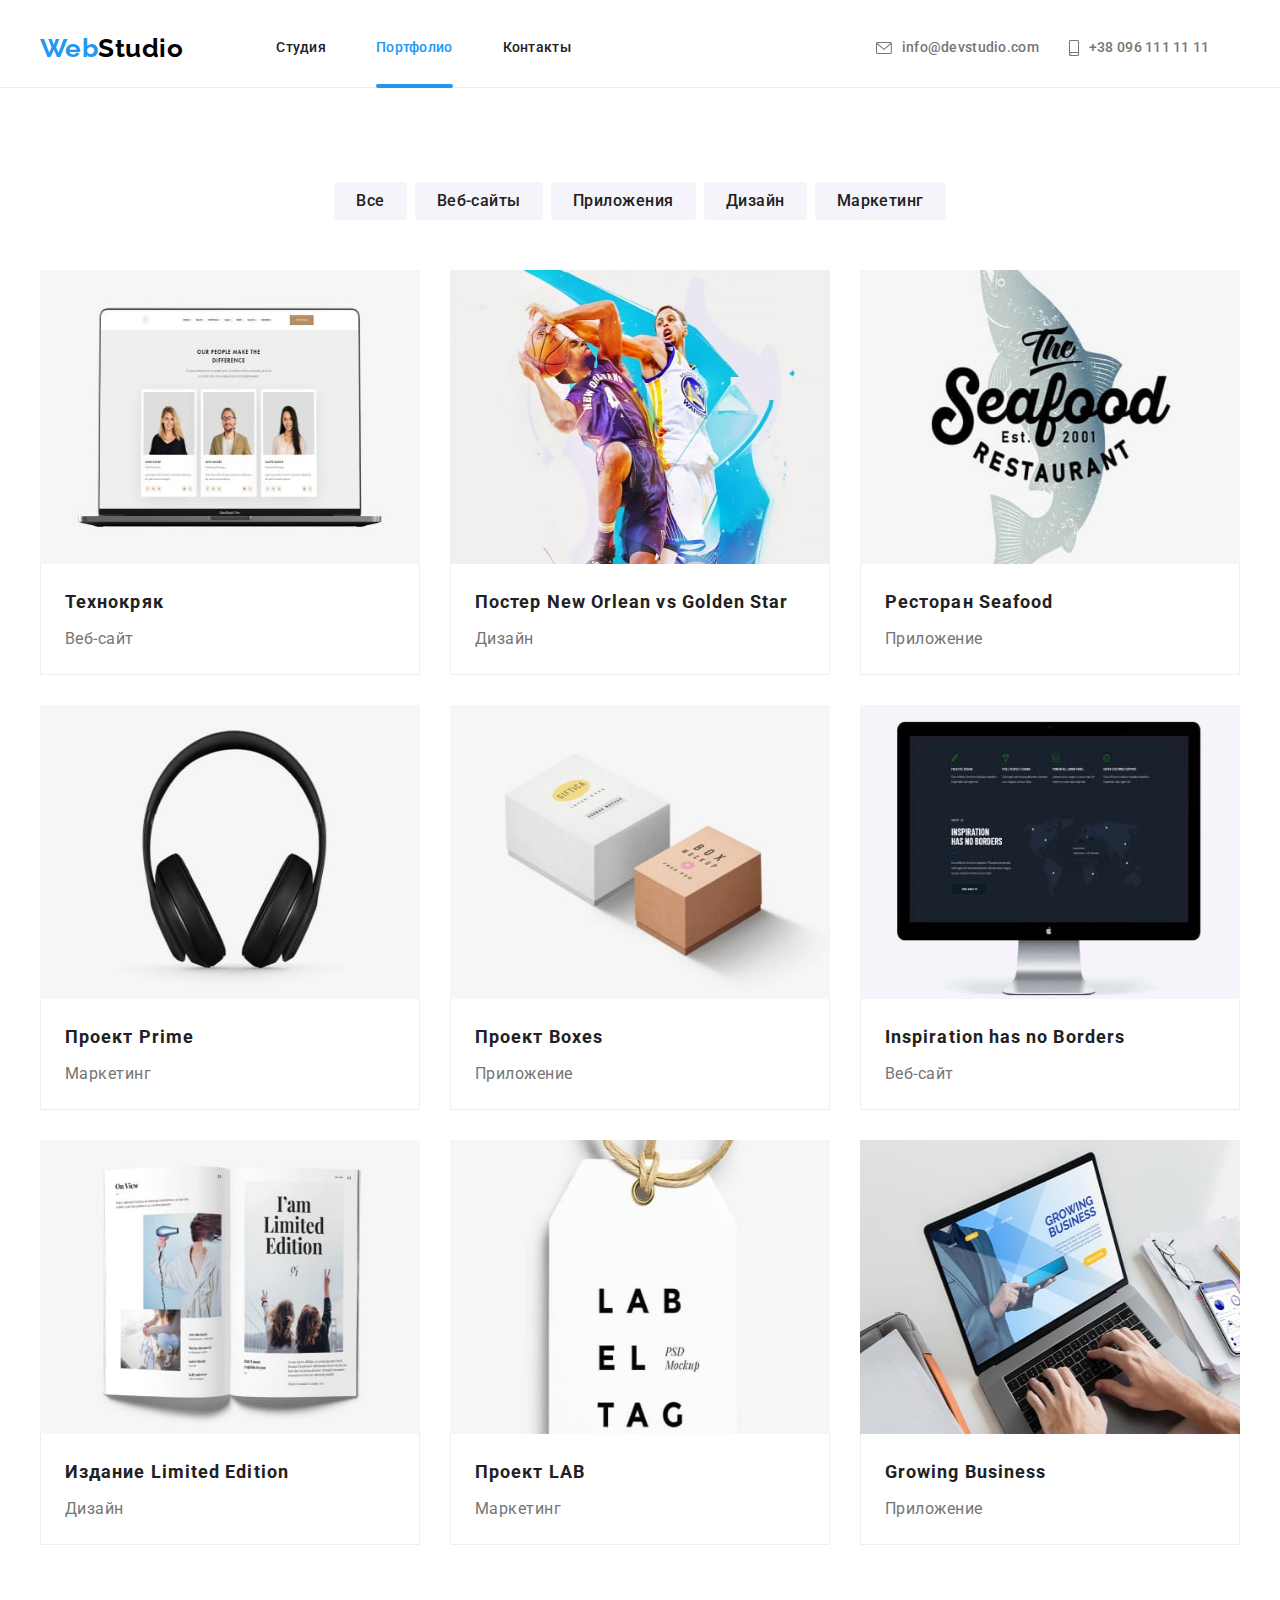
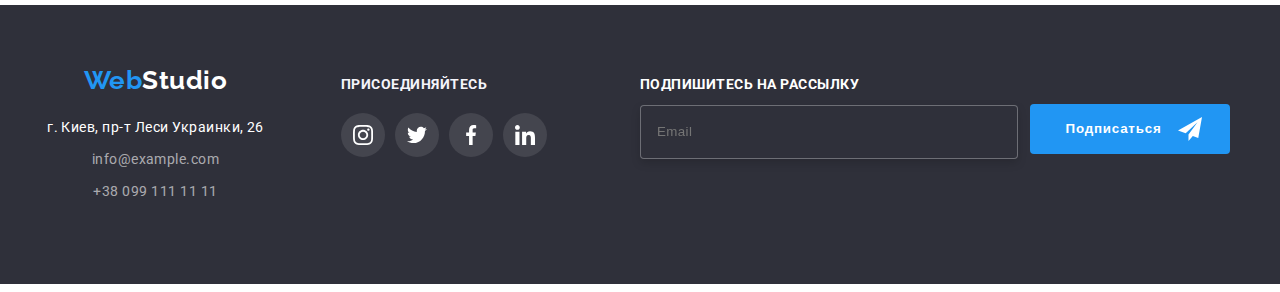
<file: portfolio.html>
<!DOCTYPE html>
<html lang="ru">

<head>
  <meta charset="utf-8">
  <meta name="description" content="Предоставление услуг Веб разработки" />
  <meta name="viewport" content="width=device-width, initial-scale=1.0" />
  <title>Веб студия</title>

  <!-- Добавление Modern-normalize (в начале)-->
  <link rel="stylesheet" href="https://cdnjs.cloudflare.com/ajax/libs/modern-normalize/1.1.0/modern-normalize.min.css"
    integrity="sha512-wpPYUAdjBVSE4KJnH1VR1HeZfpl1ub8YT/NKx4PuQ5NmX2tKuGu6U/JRp5y+Y8XG2tV+wKQpNHVUX03MfMFn9Q=="
    crossorigin="anonymous" referrerpolicy="no-referrer" />

  <!-- Добавление шрифтов Google-fonts (после после modern-normalize) -->
  <link rel="preconnect" href="https://fonts.googleapis.com">
  <link rel="preconnect" href="https://fonts.gstatic.com" crossorigin>
  <link href="https://fonts.googleapis.com/css2?family=Raleway:wght@700&family=Roboto:wght@400;500;700;900&display=swap"
    rel="stylesheet">

  <!-- Ссылка на CSS-файл (после modern-normalize)-->
  <link rel="stylesheet" href="./css/potrfolio.min.css">

</head>


<body>
    <!-- Содержание -->
  <header class="page-header">
    <!-- HEADER -->
    <div class="container">
      <nav class="page-header__nav">
        <a class="logo page-header__logo" href="./index.html">Web<span
            class="logo__studio logo__studio--accent-black">Studio</span>
        </a>
        <!-- <ul class="site-nav list">
            <li class="site-nav__item">
              <a href="" class="site-nav__link site-nav__link--current">Студия</a>
            </li>
            <li class="site-nav__item">
              <a href="./portfolio.html" class="site-nav__link">Портфолио</a>
            </li>
            <li class="site-nav__item">
              <a href="" class="site-nav__link">Контакты</a></li>
          </ul> -->
        <button type="button" class="page-header__button button-menu" aria-expanded="true" aria-controls="menu-container"
          data-button-menu>
          <svg class="button-menu__icon" width="24" height="16" aria-label="Переключатель мобильного меню">
            <use href="./images/svg/icons.svg#icon-button-close" class="icon-cross"></use>
            <use href="./images/svg/icons.svg#icon-menu-mobile" class="icon-menu"></use>
          </svg>
        </button>

        <div class="menu-container" id="menu-container" data-menu>
          <ul class="site-nav list">
            <li class="site-nav__item">
              <a href="./index.html" class="site-nav__link ">Студия</a>
            </li>
            <li class="site-nav__item">
              <a href="" class="site-nav__link site-nav__link--current">Портфолио</a>
            </li>
            <li class="site-nav__item">
              <a href="" class="site-nav__link">Контакты</a>
            </li>
          </ul>

          <ul class="contact list">
            <li class="contact__item item">
              <a href="mailto:info@devstudio.com" class="contact__link link">
                <svg class="contact__icon" width="16" height="12">
                  <use href="./images/svg/icons.svg#icon-envelope-hover"></use>
                </svg>
                info@devstudio.com</a>
            </li>
            <li class="contact__item item">
              <a href="tel:+380961111111" class="contact__link link">
                <svg class="contact__icon" width="10" height="16">
                  <use href="./images/svg/icons.svg#icon-smartphone"></use>
                </svg>
                +38 096 111 11 11</a>
            </li>
          </ul>
        </div>
      </nav>
      <!-- КОНТАКТЫ -->
      <!-- <ul class="contact list">
          <li class="contact__item item">
            <a href="mailto:info@devstudio.com" class="contact__link link">
              <svg class="contact__icon" width="16" height="12">
                <use href="./images/svg/icons.svg#icon-envelope-hover"></use>
              </svg>
              info@devstudio.com</a>
          </li>
          <li class="contact__item item">
            <a href="tel:+380961111111" class="contact__link link">
              <svg class="contact__icon" width="10" height="16">
                <use href="./images/svg/icons.svg#icon-smartphone"></use>
              </svg>
              +38 096 111 11 11</a>
          </li>
        </ul> -->
    </div>
  </header>

  <main>
    <section class="section directions">
      <div class="container">
        <h1 class="visually-hidden">Портфолио</h1>
        <ul class="directions__list list">
          <li class="directions__item">
            <button type="button" class="directions__button">Все</button>
          </li>

          <li class="directions__item">
            <button type="button" class="directions__button">Веб-сайты</button>
          </li>

          <li class="directions__item">
            <button type="button" class="directions__button">Приложения</button>
          </li>

          <li class="directions__item">
            <button type="button"  class="directions__button">Дизайн</button>
          </li>

          <li class="directions__item">
            <button type="bu" class="directions__button">Маркетинг</button>
          </li>
        </ul>

        <ul class="example-list list">
          <li class="example-list__item">
            <a href="" class="example-list__link">
              <div class="example-list__thumb">
                <img class="example-list__image" src="./images/portfolio/mobile-img/Технокряк-img-mobile (1).jpg" width="450" height="294" alt="Технокряк">
                <p class="example-list__overlay">Технокряк это современная площадка распространения коронавируса. Компании
                  используют эту платформу для цифрового
                  шпионажа и атак на защищённые сервера конкурентов.</p>
              </div>
              <div class="example-list__content">
                <h2 class="example-list__title">Технокряк</h2>
                <p class="example-list__text">Веб-сайт</p>
              </div>
            </a>
          </li>


          <li class="example-list__item">
            <a href="" class="example-list__link">
              <div class="example-list__thumb">
                <img class="example-list__image" src="./images/portfolio/mobile-img/Постер-img-mobile (2).jpg" width="450" height="294" alt="Постер">
                <p class="example-list__overlay">Технокряк это современная площадка распространения коронавируса. Компании
                  используют эту платформу для цифрового
                  шпионажа и атак на защищённые сервера конкурентов.</p>
              </div>
              <div class="example-list__content">
                <h2 class="example-list__title">Постер New Orlean vs Golden Star</h2>
                <p class="example-list__text">Дизайн</p>
              </div>
            </a>
          </li>

          <li class="example-list__item">
            <a href="" class="example-list__link">
              <div class="example-list__thumb">
                <img class="example-list__image" src="./images/portfolio/mobile-img/Seafood-img-mobile (3).jpg" width="450" height="294" alt="Ресторан Сифуд">
                <p class="example-list__overlay">Технокряк это современная площадка распространения коронавируса. Компании
                  используют эту платформу для цифрового
                  шпионажа и атак на защищённые сервера конкурентов.</p>
              </div>
              <div class="example-list__content">
                <h2 class="example-list__title">Ресторан Seafood</h2>
                <p class="example-list__text">Приложение</p>
              </div>
            </a>
          </li>

          <li class="example-list__item">
            <a href="" class="example-list__link">
              <div class="example-list__thumb">
                <img class="example-list__image" src="./images/portfolio/mobile-img/Prime-img-mobile (4).jpg" width="450" height="294" alt="Проект Прайм">
                <p class="example-list__overlay">Технокряк это современная площадка распространения коронавируса. Компании
                  используют эту платформу для цифрового
                  шпионажа и атак на защищённые сервера конкурентов.</p>
              </div>
              <div class="example-list__content">
                <h2 class="example-list__title"> Проект Prime</h2>
                <p class="example-list__text">Маркетинг</p>
              </div>
            </a>
          </li>

          <li class="example-list__item">
            <a href="" class="example-list__link">
              <div class="example-list__thumb">
                <img class="example-list__image" src="./images/portfolio/mobile-img/Boxes-img-mobile (5).jpg" width="450" height="294" alt="Проект Боксес">
                <p class="example-list__overlay">Технокряк это современная площадка распространения коронавируса. Компании
                  используют эту платформу для цифрового
                  шпионажа и атак на защищённые сервера конкурентов.</p>
              </div>
              <div class="example-list__content">
                <h2 class="example-list__title">Проект Boxes</h2>
                <p class="example-list__text">Приложение</p>
              </div>
            </a>
          </li>

          <li class="example-list__item">
            <a href="" class="example-list__link">
              <div class="example-list__thumb">
                <img class="example-list__image" src="./images/portfolio/mobile-img/Inspiration-img-mobile (6).jpg" width="450" height="294"
                  alt="Вдохновение без границ">
                <p class="example-list__overlay">Технокряк это современная площадка распространения коронавируса. Компании
                  используют эту платформу для цифрового
                  шпионажа и атак на защищённые сервера конкурентов.</p>
              </div>
              <div class="example-list__content">
                <h2 class="example-list__title">Inspiration has no Borders</h2>
                <p class="example-list__text">Веб-сайт</p>
              </div>
            </a>
          </li>

          <li class="example-list__item">
            <a href="" class="example-list__link">
              <div class="example-list__thumb">
                <img class="example-list__image" src="./images/portfolio/mobile-img/Limited-img-mobile (7).jpg" width="450" height="294"
                  alt="Издание Ограниченная Серия">
                <p class="example-list__overlay">Технокряк это современная площадка распространения коронавируса. Компании
                  используют эту платформу для цифрового
                  шпионажа и атак на защищённые сервера конкурентов.</p>
              </div>
              <div class="example-list__content">
                <h2 class="example-list__title">Издание Limited Edition</h2>
                <p class="example-list__text">Дизайн</p>
              </div>
            </a>
          </li>

          <li class="example-list__item">
            <a href="" class="example-list__link">
              <div class="example-list__thumb">
                <img class="example-list__image" src="./images/portfolio/mobile-img/LAB-img-mobile (8).jpg" width="450" height="294" alt="Проект ЛАБ">
                <p class="example-list__overlay">Технокряк это современная площадка распространения коронавируса. Компании
                  используют эту платформу для цифрового
                  шпионажа и атак на защищённые сервера конкурентов.</p>
              </div>
              <div class="example-list__content">
                <h2 class="example-list__title">Проект LAB</h2>
                <p class="example-list__text">Маркетинг</p>
              </div>
            </a>
          </li>

          <li class="example-list__item">
            <a href="" class="example-list__link">
              <div class="example-list__thumb">
                <img class="example-list__image" src="./images/portfolio/mobile-img/Growing-img-mobile (9).jpg" width="450" height="294" alt="Растущий бизнес">
                <p class="example-list__overlay">Технокряк это современная площадка распространения коронавируса. Компании
                  используют эту платформу для цифрового
                  шпионажа и атак на защищённые сервера конкурентов.</p>
              </div>
              <div class="example-list__content">
                <h2 class="example-list__title"> Growing Business</h2>
                <p class="example-list__text">Приложение</p>
              </div>
            </a>
          </li>
      </div>
    </section>
  </main>

  <!-- Футер -->
  <footer class="page-footer">
    <div class="container">
      <div class="logo-address-thumb">
        <!-- <div class="logo-title-label-thumb"> -->
        <a class="page-footer__logo logo" href="./index.html">Web<span
            class="logo__studio logo__studio--accent-white">Studio</span></a>
        <!-- </div> -->

        <!-- <div class="address-socials-input-thumb"> -->
        <address class="address">
          <ul class="address__list list">

            <li class="address__item city-item">
              <a class="address__link city-link link"
                href="https://www.google.com/maps/d/viewer?mid=10uSM3H-mIU3GznYo2szRIEphczw&ll=50.42732700000001%2C30.538092&z=17"
                target="_blank" rel="noopener noreferrer">г. Киев, пр-т Леси Украинки, 26</a>
            </li>

            <li class="mail-item address__item">
              <a class="address__link mail-link link" href="mailto:info@example.com">info@example.com</a>
            </li>

            <li class="phone-item address__item">
              <a class="address__link phone-link link" href="tel:+380991111111">+38 099 111 11 11</a>
            </li>
          </ul>
        </address>
      </div>

      <div class="social-thumb">
        <h2 class="page-footer__social-title social-footer-title">присоединяйтесь</h2>

        <ul class="social-footer-list list">
          <li class="social-footer-item item">
            <a class="social-footer-item__link link" href="">
              <svg class="social-footer-item__icon" width="20" height="20">
                <use href="./images/svg/icons.svg#icon-instagram"></use>
              </svg>
            </a>
          </li>

          <li class="social-footer-item item">
            <a class="social-footer-item__link link" href="">
              <svg class="social-footer-item__icon" width="20" height="20">
                <use href="./images/svg/icons.svg#icon-twitter"></use>
              </svg>
            </a>
          </li>

          <li class="social-footer-item item">
            <a class="social-footer-item__link link" href="">
              <svg class="social-footer-item__icon" width="20" height="20">
                <use href="./images/svg/icons.svg#icon-facebook"></use>
              </svg>
            </a>
          </li>

          <li class="social-footer-item item">
            <a class="social-footer-item__link link" href="">
              <svg class="social-footer-item__icon" width="20" height="20">
                <use href="./images/svg/icons.svg#icon-linkedin"></use>
              </svg>
            </a>
          </li>
        </ul>
      </div>

      <form class="sign-up" action="#">
        <div class="sign-up__field" role="group">
          <label class="page-footer__sign-up-label sign-up-label" for="sign-up">Подпишитесь на рассылку</label>
          <input class="sign-up__input" name="sign-up-field" type="text" placeholder="Email" id="sign-up">
        </div>
        <button class="sign-up__button button" type="submit">Подписаться
          <svg class="sign-up__icon" width="24" height="24">
            <use href="./images/svg/icons.svg#icon-sign-up-button"></use>
          </svg>
        </button>
      </form>
      <!-- </div> -->
      <!-- </div> -->
    </div>
  </footer>

  <!-- Футер для Десктоп -->
  <!-- <footer class="page-footer">
    <div class="container">
      <div class="logo-title-label-thumb">
        <a class="page-footer__logo logo" href="./index.html">Web<span class="logo__studio logo__studio--accent-white">Studio</span></a>
        <h2 class="page-footer__social-title social-footer-title">присоединяйтесь</h2>
        <label class="page-footer__sign-up-label sign-up-label" for="sign-up">Подпишитесь на рассылку</label>
      </div>

      <div class="address-socials-input-thumb">
        <address class="address">
          <ul class="address__list list">

            <li class="address__item city-item">
              <a class="address__link city-link link"
                href="https://www.google.com/maps/d/viewer?mid=10uSM3H-mIU3GznYo2szRIEphczw&ll=50.42732700000001%2C30.538092&z=17"
                target="_blank" rel="noopener noreferrer">г. Киев, пр-т Леси Украинки, 26</a>
            </li>

            <li class="mail-item address__item">
              <a class="address__link mail-link link" href="mailto:info@example.com">info@example.com</a>
            </li>

            <li class="phone-item address__item">
              <a class="address__link phone-link link" href="tel:+380991111111">+38 099 111 11 11</a>
            </li>
          </ul>
        </address>

        <ul class="social-footer-list list">
          <li class="social-footer-item item">
            <a class="social-footer-item__link link" href="">
              <svg class="social-footer-item__icon" width="20" height="20">
                <use href="./images/svg/icons.svg#icon-instagram"></use>
              </svg>
            </a>
          </li>

          <li class="social-footer-item item">
            <a class="social-footer-item__link link" href="">
              <svg class="social-footer-item__icon" width="20" height="20">
                <use href="./images/svg/icons.svg#icon-twitter"></use>
              </svg>
            </a>
          </li>

          <li class="social-footer-item item">
            <a class="social-footer-item__link link" href="">
              <svg class="social-footer-item__icon" width="20" height="20">
                <use href="./images/svg/icons.svg#icon-facebook"></use>
              </svg>
            </a>
          </li>

          <li class="social-footer-item item">
            <a class="social-footer-item__link link" href="">
              <svg class="social-footer-item__icon" width="20" height="20">
                <use href="./images/svg/icons.svg#icon-linkedin"></use>
              </svg>
            </a>
          </li>
        </ul>

        <form class="sign-up" action="#">
          <div class="sign-up__field" role="group">
            <input class="sign-up__input" name="sign-up-field" type="text" placeholder="Email" id="sign-up">
            <button class="sign-up__button button" type="submit">Подписаться
              <svg class="sign-up__icon" width="24" height="24">
                <use href="./images/svg/icons.svg#icon-send-button"></use>
              </svg>
            </button>
          </div>
        </form>
      </div>
    </div>

    </div>
  </footer> -->
  <script src="./js/menu-mobile.js"></script>
</body>
</html>
</file>
<file: css/potrfolio.min.css>
:root{--primary-text-color: #757575;--secondary-text-color: #ffffff;--footer-text-color: rgba(255, 255, 255, 0.6);--title-text-color: #212121;--logo-black-color: #000000;--accent-color: #2196f3;--primary-bg-color: #ffffff;--secondary-bg-color: #f5f4fa;--footer-bg-color: #2f303a;--button-border: rgba(0, 0, 0, 0.15);--border-under-header: #ececec;--border-under-item: #eeeeee;--shadow: 0px 1px 3px rgba(0, 0, 0, 0.12), 0px 1px 1px rgba(0, 0, 0, 0.14), 0px 2px 1px rgba(0, 0, 0, 0.2);--list-gap: 30px}body{color:var(--primary-text-color);background-color:var(--primary-bg-color);font-family:"Roboto",sans-serif;letter-spacing:.03em;min-width:480px;margin-left:auto;margin-right:auto}body.modal-open{overflow:hidden}h1,h2,h3,h4,h5,h6,p{padding:0;margin:0}h3{margin-bottom:10px}.container{margin-left:auto;margin-right:auto;padding-left:15px;padding-right:15px}@media screen and (min-width: 480px){.container{width:480px}}@media screen and (min-width: 768px){.container{width:768px}}@media screen and (min-width: 1200px){.container{width:1200px}}.section{margin-bottom:60px}.list{padding:0;margin:0;list-style:none}.visually-hidden{position:absolute;width:1px;height:1px;margin:-1px;padding:0;overflow:hidden;border:0;clip:rect(0 0 0 0)}.page-header{position:relative}@media screen and (max-width: 767px){.page-header{margin-bottom:16px;margin-top:16px}}.page-header .container::after{content:"";position:absolute;bottom:0;left:0;border-bottom:1px solid var(--border-under-header);width:100%}@media screen and (max-width: 767px){.page-header .container::after{bottom:-16px}}.page-header__nav{display:flex;align-items:center}.page-header__button{margin-left:284px;padding:0}.logo{text-decoration:none;color:var(--accent-color);font-family:"Raleway",sans-serif;font-weight:700;font-size:24px;line-height:1.17}@media screen and (min-width: 1200px){.logo{font-size:26px;line-height:1.19}}.logo__studio--accent-black{color:var(--logo-black-color)}.logo__studio--accent-white{color:var(--secondary-text-color)}.button-menu{display:inline-flex;border:none}@media screen and (min-width: 768px){.button-menu{display:none}}.button-menu .icon-cross{display:none}.button-menu.is-open .icon-cross{display:block}.button-menu.is-open .icon-menu{display:none}.button-menu__icon{z-index:1}.site-nav{display:flex}@media screen and (max-width: 767px){.site-nav{flex-direction:column;align-items:start}}@media screen and (min-width: 768px){.site-nav{margin-left:88px}}@media screen and (min-width: 1200px){.site-nav{margin-left:93px}}@media screen and (max-width: 767px){.site-nav__item:not(:last-child){margin-bottom:32px}}@media screen and (min-width: 768px){.site-nav__item{position:relative}}@media screen and (min-width: 768px){.site-nav__item+.site-nav__item{margin-left:50px}}.site-nav__link{transition:color 250ms cubic-bezier(0.4, 0, 0.2, 1);display:block;color:var(--title-text-color);font-weight:500;font-size:40px;line-height:1.18;letter-spacing:.02em;text-decoration:none}.site-nav__link:hover,.site-nav__link:focus{color:var(--accent-color)}@media screen and (min-width: 768px){.site-nav__link{padding-top:32px;padding-bottom:32px;font-size:14px;line-height:1.14}}@media screen and (min-width: 768px){.site-nav__link--current{color:var(--accent-color)}.site-nav__link--current::after{content:"";position:absolute;bottom:0;left:0;z-index:1;width:100%;height:4px;background-color:var(--accent-color);border-radius:2px}}.contact{display:flex}@media screen and (max-width: 767px){.contact{flex-direction:column-reverse}}@media screen and (min-width: 768px)and (max-width: 1199px){.contact{margin-left:84px;flex-direction:column}}@media screen and (min-width: 1200px){.contact{margin-left:305px;align-items:center}}@media screen and (min-width: 1200px){.contact__item+.contact__item{margin-left:30px}}@media screen and (max-width: 767px){.contact__item:last-child{margin-bottom:32px}}@media screen and (min-width: 768px)and (max-width: 1199px){.contact__item:first-child{margin-bottom:10px}}.contact__link{display:flex;align-items:center;color:var(--primary-text-color);font-weight:500;font-size:34px;line-height:1.18;letter-spacing:.02em;text-decoration:none;transition:color 250ms cubic-bezier(0.4, 0, 0.2, 1)}.contact__link:hover,.contact__link:focus{color:var(--accent-color)}@media screen and (min-width: 768px){.contact__link{font-size:12px;line-height:1.17}}@media screen and (min-width: 1200px){.contact__link{padding-top:32px;padding-bottom:32px;font-size:14px;line-height:1.14}}@media screen and (max-width: 767px){.contact__icon{display:none}}@media screen and (min-width: 768px){.contact__icon{fill:currentColor;margin-right:10px}}.menu-container{width:100%}@media screen and (max-width: 767px){.menu-container{display:none;position:absolute;top:-16px;left:0;width:100%;height:796px;background-color:var(--primary-bg-color);padding:48px 83px 48px 40px;text-align:center;z-index:1}.menu-container.is-open{display:flex;flex-direction:column;justify-content:space-between}}@media screen and (min-width: 768px){.menu-container{display:flex;align-items:center}}.directions{padding-top:60px}@media screen and (min-width: 1200px){.directions{padding-top:94px}}.directions__list{display:flex;margin-bottom:40px;justify-content:center}@media screen and (max-width: 767px){.directions__list{flex-wrap:wrap;margin-right:-8px;margin-top:-15px}}@media screen and (min-width: 768px){.directions__list{margin-bottom:30px}}@media screen and (min-width: 1200px){.directions__list{margin-bottom:50px}}@media screen and (max-width: 767px){.directions__item{margin-right:8px;margin-top:15px}}@media screen and (min-width: 768px){.directions__item:not(:last-child){margin-right:8px}}.directions__button{padding:6px 22px;color:var(--title-text-color);background-color:var(--secondary-bg-color);font-family:inherit;font-style:normal;font-weight:500;font-size:16px;line-height:1.6;letter-spacing:.03em;border-radius:4px;cursor:pointer;border-style:none;transition:background-color 250ms cubic-bezier(0.4, 0, 0.2, 1),color 250ms cubic-bezier(0.4, 0, 0.2, 1)}.directions__button:hover,.directions__button:focus{color:var(--secondary-text-color);background-color:var(--accent-color);box-shadow:0px 3px 1px rgba(0,0,0,.1),0px 1px 2px rgba(0,0,0,.08),0px 2px 2px rgba(0,0,0,.12)}@media screen and (min-width: 768px){.example-list{display:flex;flex-wrap:wrap;margin-left:-30px}}@media screen and (min-width: 1200px){.example-list{margin-bottom:-30px}}.example-list__image{display:block;max-width:100%}.example-list__content{text-align:start;padding:20px 24px 20px 24px;border-bottom:1px solid var(--border-under-item);border-left:1px solid var(--border-under-item);border-right:1px solid var(--border-under-item)}@media screen and (min-width: 768px){.example-list__content{flex-grow:1}}.example-list__item{background-color:var(--primary-bg-color);transition:box-shadow 250ms cubic-bezier(0.4, 0, 0.2, 1)}.example-list__item:not(:last-child){margin-bottom:var(--list-gap)}.example-list__item:hover,.example-list__item:focus{box-shadow:0px 1px 1px rgba(0,0,0,.12),0px 4px 4px rgba(0,0,0,.06),1px 4px 6px rgba(0,0,0,.16)}@media screen and (min-width: 768px){.example-list__item{flex-basis:calc((100% - 60px)/2);margin-left:30px;display:flex}}@media screen and (min-width: 1200px){.example-list__item{flex-basis:calc(33.3333333333% - var(--list-gap));margin-bottom:30px}.example-list__item:last-child{margin-bottom:30px}}.example-list__title{font-style:normal;margin-bottom:4px;color:var(--title-text-color);font-size:18px;line-height:2;letter-spacing:.06em}.example-list__text{font-family:"Roboto";font-style:normal;font-weight:400;font-size:16px;line-height:1.88;color:var(--primary-text-color);letter-spacing:.03em}.example-list__link{text-decoration:none}@media screen and (min-width: 768px){.example-list__link{display:flex;flex-direction:column}}.example-list__thumb{position:relative;overflow:hidden}.example-list__overlay{position:absolute;top:0;left:0;opacity:0;padding:63px 24px 63px 24px;width:100%;height:100%;text-align:start;font-size:18px;line-height:1.56;letter-spacing:.03em;color:var(--secondary-text-color);background-color:rgba(33,150,243,.9);transform:translateY(100%);transition:color 550ms cubic-bezier(0.4, 0, 0.2, 1),background-color 550ms cubic-bezier(0.4, 0, 0.2, 1),transform 550ms cubic-bezier(0.4, 0, 0.2, 1),opacity 550ms cubic-bezier(0.4, 0, 0.2, 1)}.example-list__link:focus .example-list__overlay,.example-list__link:hover .example-list__overlay{opacity:1;transform:translateY(0)}.page-footer{background-color:var(--footer-bg-color)}.page-footer .container{padding-top:60px;padding-bottom:60px}@media screen and (min-width: 768px)and (max-width: 1199px){.page-footer .container{padding-right:89px;padding-left:76px}}@media screen and (min-width: 1200px){.page-footer .container{display:flex;align-items:baseline}}.page-footer__logo{display:block;margin-bottom:20px;text-align:center}@media screen and (min-width: 768px){.logo-address-thumb{display:inline-flex;flex-direction:column}}@media screen and (min-width: 1200px){.logo-address-thumb{min-width:231px}}@media screen and (min-width: 768px){.social-thumb{display:inline-flex;flex-direction:column;margin-left:165px;margin-bottom:60px}}@media screen and (min-width: 1200px){.social-thumb{margin-left:70px;margin-bottom:0}}.address{margin-bottom:20px;text-align:center}.address__item:not(:last-child){margin-bottom:8px}.address__link{text-decoration:none;font-style:normal;font-weight:400;font-size:14px;line-height:1.71}.city-link{color:var(--secondary-text-color)}.mail-link,.phone-link{color:var(--footer-text-color)}.social-footer-title{margin-bottom:20px;color:var(--secondary-bg-color);font-family:"Roboto",sans-serif;font-size:14px;line-height:1.14;text-transform:uppercase;text-align:center}@media screen and (min-width: 1200px){.social-footer-title{text-align:start}}.social-footer-list{display:flex;justify-content:center;margin-bottom:60px}@media screen and (min-width: 1200px){.social-footer-list{margin-bottom:0}}.social-footer-item+.social-footer-item{margin-left:10px}.social-footer-item__link{display:flex;align-items:center;justify-content:center;width:44px;height:44px;fill:var(--secondary-text-color);background-color:rgba(255,255,255,.1);border-radius:50%;transition:background-color 250ms cubic-bezier(0.4, 0, 0.2, 1)}.social-footer-item__link:hover,.social-footer-item__link:focus{background-color:var(--accent-color)}@media screen and (min-width: 1200px){.sign-up{display:flex;margin-left:93px}}.sign-up__field{text-align:center}@media screen and (min-width: 1200px){.sign-up__field{display:inline-flex;flex-direction:column;text-align:start}}.sign-up-label{font-weight:700;font-size:14px;line-height:1.14px;text-transform:uppercase;color:var(--secondary-text-color)}.sign-up__input{min-width:450px;height:50px;padding-left:16px;margin-top:20px;margin-bottom:20px;letter-spacing:.03em;line-height:1.25px;color:rgba(255,255,255,.6);background-color:var(--footer-bg-color);border:1px solid rgba(255,255,255,.3);filter:drop-shadow(0px 4px 4px rgba(0, 0, 0, 0.15));border-radius:4px}.sign-up__input:focus{outline:none;border:1px solid var(--secondary-text-color);color:var(--secondary-text-color)}@media screen and (min-width: 1170px){.sign-up__input{min-width:358px}}.sign-up__button{position:relative;display:block;width:200px;height:50px;margin-left:auto;margin-right:auto;padding-left:29px;padding-right:62px}@media screen and (min-width: 1170px){.sign-up__button{margin-top:20px;margin-left:12px}}.sign-up__icon{position:absolute;top:50%;right:28px;transform:translateY(-50%)}.button{padding-top:10px;padding-bottom:10px;font-weight:700;line-height:1.88;letter-spacing:.06em;color:var(--secondary-text-color);background-color:var(--accent-color);border-style:none;box-shadow:var(--button-border);border-radius:4px;cursor:pointer}/*# sourceMappingURL=potrfolio.min.css.map */
</file>
